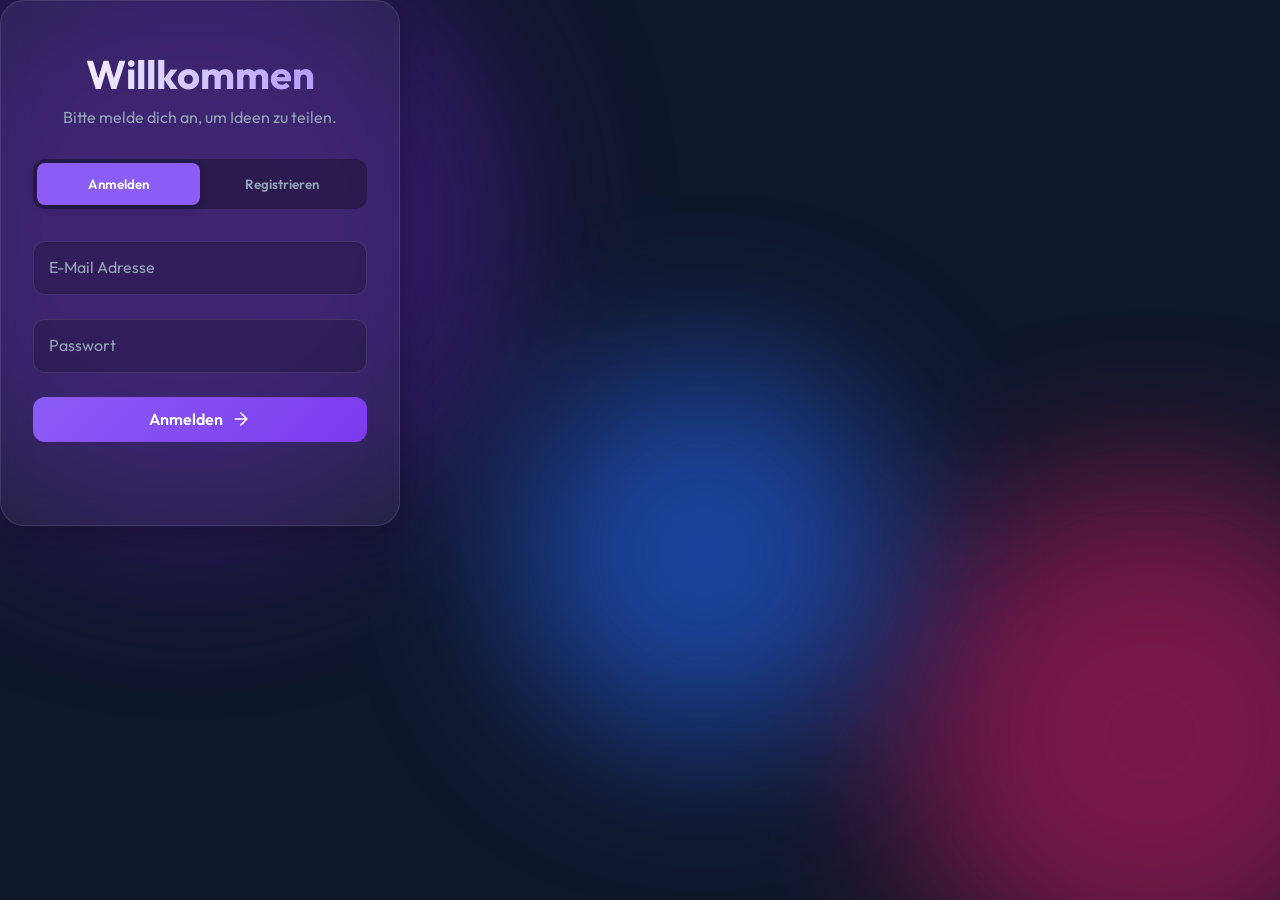
<file: index.html>
<!DOCTYPE html>
<html lang="de">

<head>
    <meta charset="UTF-8">
    <meta name="viewport" content="width=device-width, initial-scale=1.0">
    <title>IdeaCollab - Login</title>
    <link rel="preconnect" href="https://fonts.googleapis.com">
    <link rel="preconnect" href="https://fonts.gstatic.com" crossorigin>
    <link href="https://fonts.googleapis.com/css2?family=Outfit:wght@300;400;600&display=swap" rel="stylesheet">
    <link rel="stylesheet" href="styles/main.css">
    <link rel="stylesheet" href="styles/login.css">
</head>

<body>
    <div class="background-blobs">
        <div class="blob blob-1"></div>
        <div class="blob blob-2"></div>
        <div class="blob blob-3"></div>
    </div>

    <main class="login-container">
        <div class="glass-card">
            <header>
                <h1>Willkommen</h1>
                <p>Bitte melde dich an, um Ideen zu teilen.</p>
            </header>

            <div class="auth-toggle">
                <button id="showLoginBtn" class="active">Anmelden</button>
                <button id="showRegisterBtn">Registrieren</button>
            </div>

            <form id="authForm">
                <div class="input-group" id="nameGroup" style="display: none;">
                    <input type="text" id="name" placeholder=" " autocomplete="off">
                    <label for="name">Dein Name</label>
                </div>

                <div class="input-group">
                    <input type="email" id="email" placeholder=" " required autocomplete="off">
                    <label for="email">E-Mail Adresse</label>
                </div>

                <div class="input-group">
                    <input type="password" id="password" placeholder=" " required autocomplete="off">
                    <label for="password">Passwort</label>
                </div>

                <button type="submit" class="btn-primary" id="submitBtn">
                    <span>Anmelden</span>
                    <svg width="20" height="20" viewBox="0 0 24 24" fill="none" stroke="currentColor" stroke-width="2"
                        stroke-linecap="round" stroke-linejoin="round">
                        <path d="M5 12h14M12 5l7 7-7 7" />
                    </svg>
                </button>
                <p id="errorMsg" class="error-msg"></p>
            </form>
        </div>
    </main>

    <script src="scripts/config.js"></script>
    <script src="scripts/auth.js"></script>
</body>

</html>
</file>
<file: styles/main.css>
:root {
    --bg-color: #0f172a;
    --text-color: #f8fafc;
    --text-muted: #94a3b8;
    --primary-color: #8b5cf6;
    --primary-hover: #7c3aed;
    --glass-bg: rgba(255, 255, 255, 0.05);
    --glass-border: rgba(255, 255, 255, 0.1);
    --glass-shimmer: rgba(255, 255, 255, 0.1);
    --shadow-color: rgba(0, 0, 0, 0.3);
    
    --font-main: 'Outfit', sans-serif;
    --radius-lg: 24px;
    --radius-md: 12px;
}

* {
    margin: 0;
    padding: 0;
    box-sizing: border-box;
}

body {
    font-family: var(--font-main);
    background-color: var(--bg-color);
    color: var(--text-color);
    min-height: 100vh;
    overflow-x: hidden;
    -webkit-font-smoothing: antialiased;
}

button {
    cursor: pointer;
    font-family: inherit;
    border: none;
    outline: none;
}

input {
    font-family: inherit;
}

.glass-card {
    background: var(--glass-bg);
    backdrop-filter: blur(16px);
    -webkit-backdrop-filter: blur(16px);
    border: 1px solid var(--glass-border);
    box-shadow: 0 8px 32px 0 var(--shadow-color);
    border-radius: var(--radius-lg);
    padding: 2rem;
}

.btn-primary {
    background: linear-gradient(135deg, var(--primary-color), var(--primary-hover));
    color: white;
    padding: 0.8rem 1.5rem;
    border-radius: var(--radius-md);
    font-weight: 600;
    font-size: 1rem;
    transition: transform 0.2s, box-shadow 0.2s;
    display: flex;
    align-items: center;
    justify-content: center;
    gap: 0.5rem;
}

.btn-primary:hover {
    transform: translateY(-2px);
    box-shadow: 0 4px 20px rgba(139, 92, 246, 0.4);
}

.btn-primary:active {
    transform: translateY(0);
}
</file>
<file: styles/login.css>
/* ... existing styles ... */

.login-container .glass-card {
    width: 100%;
    max-width: 400px;
    text-align: center;
    padding: 3rem 2rem;
    animation: floatIn 0.8s ease-out;
}

header h1 {
    font-size: 2.5rem;
    margin-bottom: 0.5rem;
    background: linear-gradient(to right, #fff, #a78bfa);
    -webkit-background-clip: text;
    -webkit-text-fill-color: transparent;
}

header p {
    color: var(--text-muted);
    margin-bottom: 2rem;
}

/* Auth Toggle */
.auth-toggle {
    display: flex;
    background: rgba(0, 0, 0, 0.3);
    padding: 4px;
    border-radius: var(--radius-md);
    margin-bottom: 2rem;
}

.auth-toggle button {
    flex: 1;
    padding: 0.8rem;
    border-radius: calc(var(--radius-md) - 4px);
    background: transparent;
    color: var(--text-muted);
    font-weight: 600;
    transition: all 0.2s;
}

.auth-toggle button.active {
    background: var(--primary-color);
    color: white;
    box-shadow: 0 2px 10px rgba(0, 0, 0, 0.2);
}

.input-group {
    position: relative;
    margin-bottom: 1.5rem;
    text-align: left;
}

.input-group input {
    width: 100%;
    background: rgba(0, 0, 0, 0.2);
    border: 1px solid var(--glass-border);
    border-radius: var(--radius-md);
    padding: 1rem;
    color: white;
    font-size: 1rem;
    transition: border-color 0.3s, background 0.3s;
}

.input-group input:focus {
    border-color: var(--primary-color);
    background: rgba(0, 0, 0, 0.3);
}

.input-group label {
    position: absolute;
    left: 1rem;
    top: 1rem;
    color: var(--text-muted);
    pointer-events: none;
    transition: 0.3s ease all;
}

.input-group input:focus~label,
.input-group input:not(:placeholder-shown)~label {
    top: -0.7rem;
    left: 0.5rem;
    font-size: 0.8rem;
    color: var(--primary-color);
    background: var(--bg-color);
    /* Fallback */
    background: linear-gradient(to bottom, var(--bg-color) 50%, transparent 50%);
    /* Gradient trick to hide line */
    background: transparent;
    /* Or just transparent if background is solid */
    padding: 0 0.4rem;
}

/* Error Message */
.error-msg {
    color: #f87171;
    font-size: 0.9rem;
    min-height: 1.2rem;
    margin-top: 1rem;
    opacity: 0.9;
}

/* Animated Background Blobs */
.background-blobs {
    position: fixed;
    top: 0;
    left: 0;
    width: 100%;
    height: 100%;
    z-index: 0;
    overflow: hidden;
    pointer-events: none;
}

.blob {
    position: absolute;
    filter: blur(80px);
    opacity: 0.6;
    border-radius: 50%;
    animation: moveBlob 20s infinite alternate;
}

.blob-1 {
    top: -10%;
    left: -10%;
    width: 50vw;
    height: 50vw;
    background: #4c1d95;
    animation-duration: 25s;
}

.blob-2 {
    bottom: -10%;
    right: -10%;
    width: 40vw;
    height: 40vw;
    background: #be185d;
    animation-delay: -5s;
    animation-duration: 18s;
}

.blob-3 {
    top: 40%;
    left: 40%;
    width: 30vw;
    height: 30vw;
    background: #2563eb;
    animation-delay: -10s;
}

@keyframes moveBlob {
    0% {
        transform: translate(0, 0) scale(1);
    }

    100% {
        transform: translate(100px, 50px) scale(1.1);
    }
}

@keyframes floatIn {
    from {
        opacity: 0;
        transform: translateY(20px);
    }

    to {
        opacity: 1;
        transform: translateY(0);
    }
}

.btn-primary {
    width: 100%;
}
</file>
<file: styles/dashboard.css>
.dashboard-layout {
    display: grid;
    grid-template-columns: 260px 1fr;
    gap: 2rem;
    height: 100vh;
    padding: 2rem;
    position: relative;
    z-index: 10;
}

/* Sidebar */
.sidebar {
    display: flex;
    flex-direction: column;
    padding: 1.5rem;
}

.logo h2 {
    font-size: 1.5rem;
    margin-bottom: 2rem;
    background: linear-gradient(to right, #fff, #a78bfa);
    -webkit-background-clip: text;
    -webkit-text-fill-color: transparent;
}

.sidebar nav ul {
    list-style: none;
    flex-grow: 1;
}

.sidebar nav li {
    display: flex;
    align-items: center;
    gap: 1rem;
    padding: 0.8rem 1rem;
    border-radius: var(--radius-md);
    cursor: pointer;
    transition: background 0.2s;
    color: var(--text-muted);
}

.sidebar nav li.active,
.sidebar nav li:hover {
    background: rgba(255, 255, 255, 0.1);
    color: white;
}

.user-profile {
    display: flex;
    align-items: center;
    gap: 0.8rem;
    padding-top: 1rem;
    border-top: 1px solid var(--glass-border);
}

.avatar {
    width: 36px;
    height: 36px;
    background: linear-gradient(135deg, #ec4899, #8b5cf6);
    border-radius: 50%;
    display: flex;
    justify-content: center;
    align-items: center;
    font-weight: bold;
    font-size: 1.2rem;
    color: white;
}

.user-info {
    flex-grow: 1;
    font-weight: 500;
}

.logout-btn {
    background: transparent;
    color: var(--text-muted);
    padding: 0.5rem;
    border-radius: 50%;
    display: flex;
    align-items: center;
    justify-content: center;
    transition: color 0.2s, background 0.2s;
}

.logout-btn:hover {
    color: #f87171;
    background: rgba(255, 255, 255, 0.05);
}

/* Main Content */
.main-content {
    display: flex;
    flex-direction: column;
    gap: 2rem;
    overflow-y: auto;
    /* Hide scrollbar structure but keep functionality */
    scrollbar-width: none;
    -ms-overflow-style: none;
}

.main-content::-webkit-scrollbar {
    width: 0;
    height: 0;
}

.top-bar h1 {
    font-size: 2rem;
    margin-bottom: 0.2rem;
}

.top-bar p {
    color: var(--text-muted);
}

/* New Idea Section */
.new-idea-section {
    padding: 1rem;
}

.input-wrapper {
    display: flex;
    gap: 1rem;
}

.input-wrapper input {
    flex-grow: 1;
    background: transparent;
    border: none;
    padding: 0.5rem 1rem;
    color: white;
    font-size: 1.1rem;
}

.input-wrapper input:focus {
    outline: none;
}

.input-wrapper input::placeholder {
    color: rgba(255, 255, 255, 0.4);
}

/* Ideas Grid */
.ideas-grid {
    display: grid;
    grid-template-columns: repeat(auto-fill, minmax(300px, 1fr));
    gap: 1.5rem;
    padding-bottom: 2rem;
}

.idea-card {
    background: rgba(255, 255, 255, 0.03);
    border: 1px solid var(--glass-border);
    border-radius: var(--radius-md);
    padding: 1.5rem;
    transition: transform 0.2s, box-shadow 0.2s;
    position: relative;
    overflow: hidden;
}

.idea-card:hover {
    transform: translateY(-4px);
    background: rgba(255, 255, 255, 0.07);
    box-shadow: 0 10px 30px -10px rgba(0, 0, 0, 0.5);
}

.idea-header {
    display: flex;
    justify-content: space-between;
    align-items: center;
    margin-bottom: 1rem;
}

.idea-author {
    font-size: 0.85rem;
    color: var(--primary-color);
    font-weight: 600;
}

.idea-date {
    font-size: 0.75rem;
    color: var(--text-muted);
}

.idea-content {
    font-size: 1.1rem;
    line-height: 1.5;
    word-wrap: break-word;
}

.delete-btn {
    position: absolute;
    bottom: 1rem;
    right: 1rem;
    background: transparent;
    color: var(--text-muted);
    opacity: 0;
    transition: 0.2s;
}

.idea-card:hover .delete-btn {
    opacity: 1;
}

.delete-btn:hover {
    color: #f87171;
}

@media (max-width: 768px) {
    .dashboard-layout {
        grid-template-columns: 1fr;
        padding: 1rem;
    }

    .sidebar {
        display: none;
        /* In a real app we'd need a mobile menu */
    }
}

/* --- New Styles for Admin & Settings --- */

.view-section {
    display: flex;
    flex-direction: column;
    gap: 2rem;
    animation: fadeIn 0.3s ease-in-out;
}

@keyframes fadeIn {
    from { opacity: 0; transform: translateY(10px); }
    to { opacity: 1; transform: translateY(0); }
}

/* User Table */
.table-responsive {
    overflow-x: auto;
}

.user-table {
    width: 100%;
    border-collapse: collapse;
    margin-top: 1rem;
    color: var(--text-color);
}

.user-table th,
.user-table td {
    padding: 1rem;
    text-align: left;
    border-bottom: 1px solid var(--glass-border);
}

.user-table th {
    font-weight: 600;
    color: var(--primary-color);
}

.user-table tr:hover {
    background: rgba(255, 255, 255, 0.02);
}

/* Forms */
.settings-form {
    display: flex;
    flex-direction: column;
    gap: 1.5rem;
    max-width: 500px;
}

.input-group {
    position: relative;
    display: flex;
    flex-direction: column;
    gap: 0.5rem;
}

.input-group label {
    font-size: 0.9rem;
    color: var(--text-muted);
}

.input-group input,
.styled-select {
    background: rgba(255, 255, 255, 0.05);
    border: 1px solid var(--glass-border);
    padding: 0.8rem;
    border-radius: var(--radius-md);
    color: white;
    font-size: 1rem;
    font-family: inherit;
    transition: 0.2s;
}

.input-group input:focus,
.styled-select:focus {
    border-color: var(--primary-color);
    box-shadow: 0 0 0 2px rgba(139, 92, 246, 0.2);
}

.styled-select option {
    background: var(--bg-color);
    color: white;
}

.styled-select-small {
    background: rgba(255, 255, 255, 0.05);
    border: 1px solid var(--glass-border);
    padding: 0.4rem;
    border-radius: 6px;
    color: white;
    font-family: inherit;
    cursor: pointer;
}

.styled-select-small option {
    background: var(--bg-color);
}

.btn-sm {
    padding: 0.4rem 0.8rem;
    font-size: 0.85rem;
    border-radius: 6px;
    cursor: pointer;
    font-weight: 600;
}

.btn-danger {
    background: rgba(248, 113, 113, 0.2);
    color: #f87171;
    border: 1px solid rgba(248, 113, 113, 0.2);
    transition: 0.2s;
}

.btn-danger:hover {
    background: rgba(248, 113, 113, 0.4);
}

.success-msg {
    color: #4ade80;
    font-size: 0.9rem;
    margin-top: 0.5rem;
}

.mt-4 { margin-top: 2rem; }

/* Role Badge */
.user-role-badge {
    display: block;
    font-size: 0.75rem;
    opacity: 0.8;
    margin-top: 2px;
}

.role-admin {
    color: var(--accent-color);
    font-weight: 600;
}
</file>
